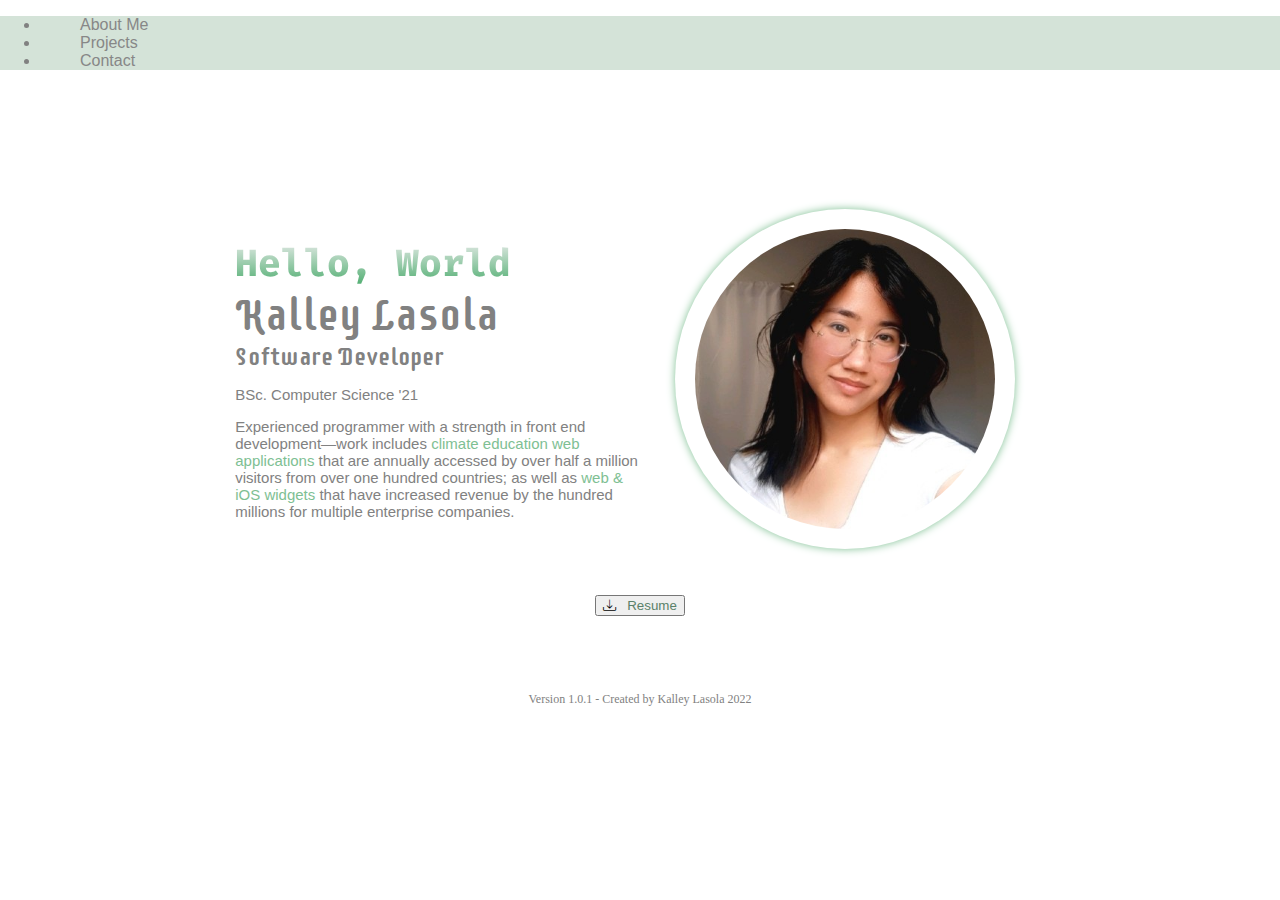
<file: index.html>
<!-- PURPOSE: Personal portfolio website -->
<!-- AUTHOR: Kalley Lasola -->
<!-- DATE: Mar 9, 2022  -->

<!DOCTYPE html>
<html lang="en">
<head>
    <meta charset="UTF-8">
    <meta http-equiv="X-UA-Compatible" content="IE=edge">
    <meta name="viewport" content="width=device-width, initial-scale=1.0">
    <title>Kalley Lasola—Portfolio</title>
    <link rel="preconnect" href="https://fonts.googleapis.com">
    <link rel="preconnect" href="https://fonts.gstatic.com" crossorigin>
    <!-- FONTS -->
    <link href="https://fonts.googleapis.com/css2?family=Fugaz+One&family=Nanum+Pen+Script&display=swap" rel="stylesheet">
    <link href="https://fonts.googleapis.com/css2?family=Fira+Code&display=swap" rel="stylesheet">
    <link href="https://fonts.googleapis.com/css2?family=Supermercado+One&display=swap" rel="stylesheet">
    <!-- FONTS -->
    <link href="https://cdn.jsdelivr.net/npm/bootstrap@5.1.3/dist/css/bootstrap.min.css" rel="stylesheet" integrity="sha384-1BmE4kWBq78iYhFldvKuhfTAU6auU8tT94WrHftjDbrCEXSU1oBoqyl2QvZ6jIW3" crossorigin="anonymous">
    <link rel="stylesheet" href="/src/css/index-styling.min.css">
    <link rel="stylesheet" href="https://cdn.jsdelivr.net/npm/bootstrap-icons@1.8.1/font/bootstrap-icons.css">
</head>
<body>
    <div id="main-container">

        <div id="nav-container">
            <ul class="nav justify-content-center sticky-top nav-tabs">
                <li class="nav-item">
                  <a class="nav-link active" content-block="about">About Me</a>
                </li>
                <li class="nav-item">
                  <a class="nav-link" content-block="projects">Projects</a>
                </li>
                <li class="nav-item">
                  <a class="nav-link" content-block="contact">Contact</a>
                </li>
            </ul>
        </div>

        <div id="content-container">
            <div id="about-container" class="content-block active-content-block">
                <div class="content-column half-column">
                    <div class="code-font title gradient-text">Hello, World<span class="blinking">_</span></div>
                    <div class="display-font large-font">Kalley Lasola</div>
                    <div class="display-font medium-font">Software Developer</div>
                    <div class="normal-font small-font"><p>BSc. Computer Science '21</p></div>
                    <div class="normal-font small-font">Experienced programmer with a strength in front end development—work includes <span class="text-info">climate education web applications</span> that are annually accessed by over half a million visitors from over one hundred countries; as well as <span class="text-info">web & iOS widgets</span> that have increased revenue by the hundred millions for multiple enterprise companies.</div>
                </div>
                <div class="content-column">
                    <div class="img-column">
                        <img class="circle-img" src="/src/assets/img/1667321117236.jpeg">
                    </div>
                </div>
            </div>

            <div id="projects-container" class="content-block">
                <div class="display-font large-font">Projects</div>
                <div class="normal-font small-font">A highlight reel of projects I've worked on. Click launch to learn more about them!</div>
                <div class="normal-font small-font">Visit <a href="https://kcvs.ca/cards.html?authors=Kalley%20Lasola" target="_blank"><span class="text-info">here</span></a> for a complete list of my KCVS projects</div>
                <br>

                <div id="carouselExampleIndicators" class="carousel slide" data-bs-ride="carousel">
                    <div class="carousel-indicators">
                      <button type="button" data-bs-target="#carouselExampleIndicators" data-bs-slide-to="0" class="active" aria-current="true" aria-label="Slide 1"></button>
                      <button type="button" data-bs-target="#carouselExampleIndicators" data-bs-slide-to="1" aria-label="Slide 2"></button>
                      <button type="button" data-bs-target="#carouselExampleIndicators" data-bs-slide-to="2" aria-label="Slide 3"></button>
                      <button type="button" data-bs-target="#carouselExampleIndicators" data-bs-slide-to="3" aria-label="Slide 4"></button>
                      <button type="button" data-bs-target="#carouselExampleIndicators" data-bs-slide-to="4" aria-label="Slide 5"></button>
                    </div>
                    <div class="carousel-inner"></div>
                    <button class="carousel-control-prev" type="button" data-bs-target="#carouselExampleIndicators" data-bs-slide="prev">
                      <span class="carousel-control-prev-icon" aria-hidden="true"></span>
                      <span class="visually-hidden">Previous</span>
                    </button>
                    <button class="carousel-control-next" type="button" data-bs-target="#carouselExampleIndicators" data-bs-slide="next">
                      <span class="carousel-control-next-icon" aria-hidden="true"></span>
                      <span class="visually-hidden">Next</span>
                    </button>
                </div>
            </div>

            <div id="contact-container" class="content-block">
                <div class="display-font large-font">Contact</div>
                <div class="normal-font small-font">Connect with me on LinkedIn or shoot me a message below:</div>
                <div id="contact-icons">
                    <a href="https://www.linkedin.com/in/kalley-lasola/" target="_blank"><i class="bi bi-linkedin"></i></a>
                    <a href="mailto:kalleylaso@gmail.com" target="_blank"><i class="bi bi-envelope-fill"></i></a>
                </div>

                <div id="contact-form">
                    <form action="https://postmail.invotes.com/send" method="post" id="email_form">
                        <input type="text" name="subject" placeholder="Subject" />
                        <textarea name="text" placeholder="Message"></textarea>
                        <input type="hidden" name="access_token" value="lxnb3cj6cr09j956tcsp2bl4" />
                        <!-- return urls can be fully qualified -OR- start with / for root relative -OR- start with . for url relative --> 
                        <input type="hidden" name="success_url" value=".?message=Email+Successfully+Sent%21&isError=0" />
                        <input type="hidden" name="error_url" value=".?message=Email+could+not+be+sent.&isError=1" />
                        <input type="text" name="reply_to" placeholder="Your Email" /> 
                        <!-- <input type="hidden" name="sms_format" value="true" /> -->
                        <input id="submit_form" type="submit" value="Send" />
                        <p>Powered by <a href="https://postmail.invotes.com" target="_blank">PostMail</a></p>
                    </form>
                </div>
            </div>
        </div>

        <div id="resume"><button type="button" class="btn btn-outline-success"><i class="bi bi-download"></i>&nbsp;&nbsp;&nbsp;<a href="/src/assets/doc/Kalley_Lasola Resume_2022.pdf" download>Resume</a></button></div>

        <div id="footer-container">
            <p>Version 1.0.1 - Created by Kalley Lasola 2022</p>
        </div>
    </div>

    <!-- SCRIPTS -->
    <script
        src="https://code.jquery.com/jquery-3.6.0.min.js"
        integrity="sha256-/xUj+3OJU5yExlq6GSYGSHk7tPXikynS7ogEvDej/m4="
        crossorigin="anonymous">
    </script>
    <script src="https://cdn.jsdelivr.net/npm/bootstrap@5.1.3/dist/js/bootstrap.bundle.min.js" integrity="sha384-ka7Sk0Gln4gmtz2MlQnikT1wXgYsOg+OMhuP+IlRH9sENBO0LRn5q+8nbTov4+1p" crossorigin="anonymous"></script>
    <script src="/src/js/index.min.js"></script>
</body>
</html>
</file>
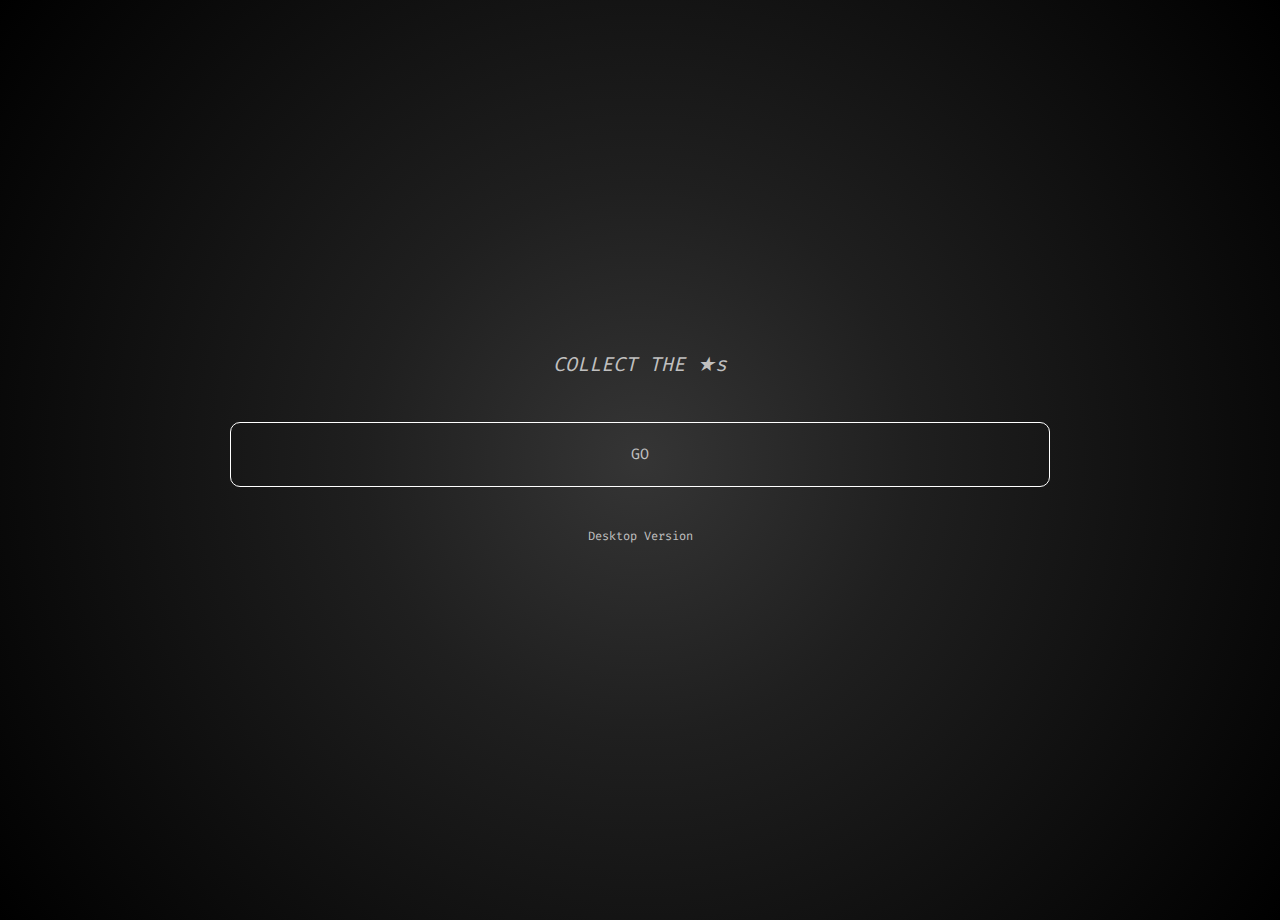
<file: pages/4dima.html>
<!-- PURPOSE: FOR DIMA -->
<!-- AUTHOR: Kalley Lasola -->
<!-- DATE: Nov 16, 20222  -->

<!DOCTYPE html>
<html lang="en">
<head>
    <meta charset="UTF-8">
    <meta http-equiv="X-UA-Compatible" content="IE=edge">
    <meta name="viewport" content="width=device-width, initial-scale=1.0">
    <title>(>‿◠)</title>
    <link rel="preconnect" href="https://fonts.googleapis.com">
    <link rel="preconnect" href="https://fonts.gstatic.com" crossorigin>
    <!-- FONTS -->
    <link href="https://fonts.googleapis.com/css2?family=Fira+Code&display=swap" rel="stylesheet">
    <!-- STYLESHEETS -->
    <link href="https://cdn.jsdelivr.net/npm/bootstrap@5.1.3/dist/css/bootstrap.min.css" rel="stylesheet" integrity="sha384-1BmE4kWBq78iYhFldvKuhfTAU6auU8tT94WrHftjDbrCEXSU1oBoqyl2QvZ6jIW3" crossorigin="anonymous">
    <link rel="stylesheet" href="/src/css/4dima.min.css">
    <link rel="stylesheet" href="https://cdn.jsdelivr.net/npm/bootstrap-icons@1.8.1/font/bootstrap-icons.css">
    <link rel="stylesheet" href="https://www.w3schools.com/w3css/4/w3.css">
</head>
<body>
    <div id="main-container">
        <div id="game-container" class="centered">
            <div id="modal" class="centered">
                <div id="objective" class="centered pulse">
                    COLLECT THE ★s
                </div>
                <div id="game-over-message" class="centered hidden pulse">
                    CONGRATS DIMA! <br>
                    U R THE FLY-IST ;) <br>
                    <3 <br>
                    Show Kalley for 1 free wish
                </div>
                <button id="start" class="start-button">GO</button>
                <p id="message">Desktop Version</p>
            </div>
            <div id="character" class="hidden"><img src="/src/assets/sprites/down.png"></div>
        </div>
    </div>

    <!-- SCRIPTS -->
    <script
        src="https://code.jquery.com/jquery-3.6.0.min.js"
        integrity="sha256-/xUj+3OJU5yExlq6GSYGSHk7tPXikynS7ogEvDej/m4="
        crossorigin="anonymous">
    </script>
    <script src="https://cdn.jsdelivr.net/npm/bootstrap@5.1.3/dist/js/bootstrap.bundle.min.js" integrity="sha384-ka7Sk0Gln4gmtz2MlQnikT1wXgYsOg+OMhuP+IlRH9sENBO0LRn5q+8nbTov4+1p" crossorigin="anonymous"></script>
    <script src="/src/js/4dima.min.js"></script>
</body>
</html>
</file>
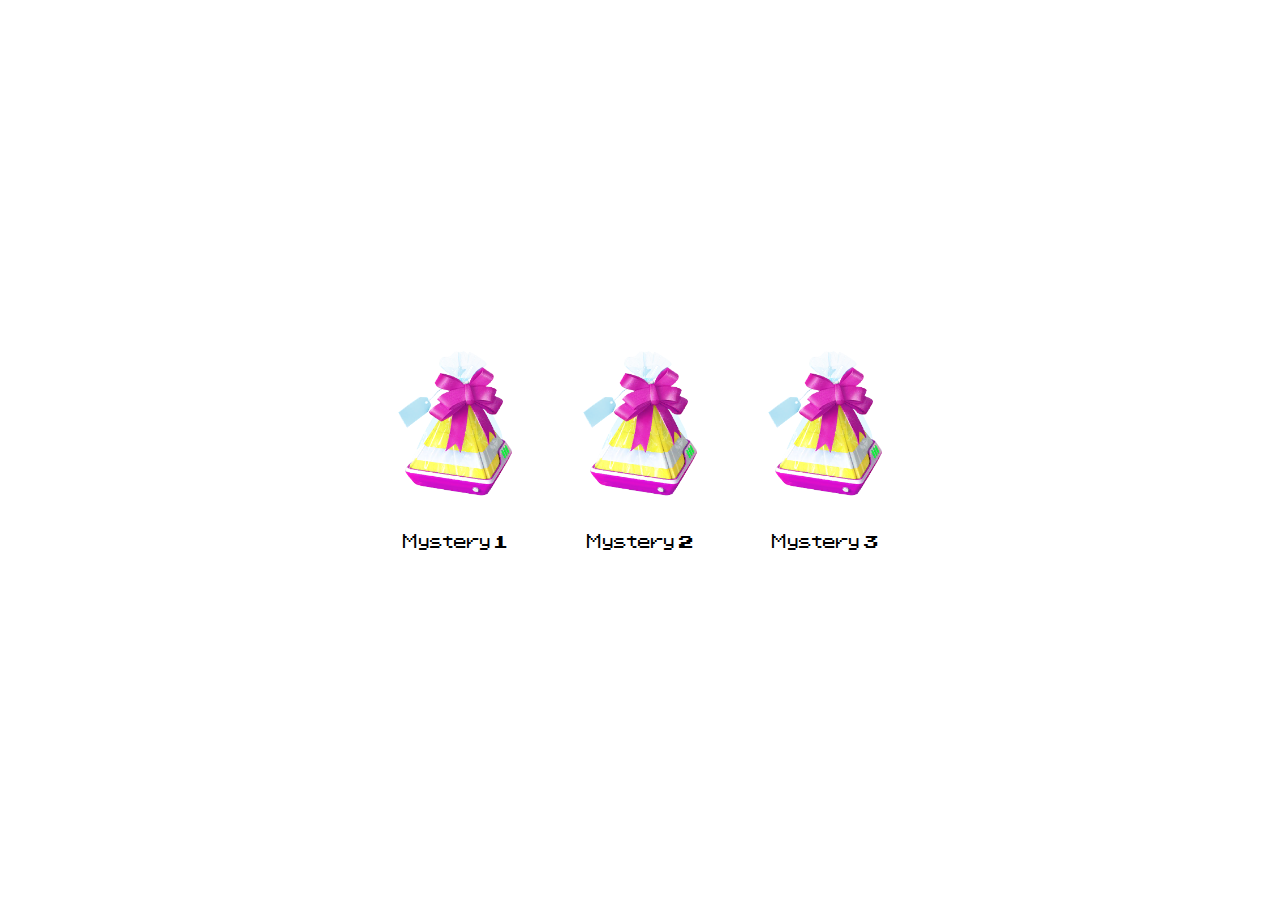
<file: pages/mysterygifts.html>
<!DOCTYPE html>
<html lang="en">
<head>
    <meta charset="UTF-8">
    <meta http-equiv="X-UA-Compatible" content="IE=edge">
    <meta name="viewport" content="width=device-width, initial-scale=1.0">
    <title>Mystery Gifts (>‿◠)</title>
    <link rel="preconnect" href="https://fonts.googleapis.com">
    <link rel="preconnect" href="https://fonts.gstatic.com" crossorigin>
    <!-- FONTS -->
    <link href="https://fonts.googleapis.com/css2?family=Fira+Code&display=swap" rel="stylesheet">
    <!-- STYLESHEETS -->
    <link href="https://cdn.jsdelivr.net/npm/bootstrap@5.1.3/dist/css/bootstrap.min.css" rel="stylesheet" integrity="sha384-1BmE4kWBq78iYhFldvKuhfTAU6auU8tT94WrHftjDbrCEXSU1oBoqyl2QvZ6jIW3" crossorigin="anonymous">
    <link rel="stylesheet" href="/src/css/mysterygifts.css">
    <link rel="stylesheet" href="https://cdn.jsdelivr.net/npm/bootstrap-icons@1.8.1/font/bootstrap-icons.css">
    <link rel="stylesheet" href="https://www.w3schools.com/w3css/4/w3.css">
</head>
<body>
    <div id="main-container" class="centered">
       <div onclick="openGift(0)" class="gift-container centered">
        <img src="/src/assets/img/GO_Gift.png" alt="p-mon go gift" class="gift-img">
        <p>Mystery 1</p>
       </div>
       <div onclick="openGift(1)" class="gift-container centered">
        <img src="/src/assets/img/GO_Gift.png" alt="p-mon go gift" class="gift-img">
        <p>Mystery 2</p>
       </div>
       <div onclick="openGift(2)" class="gift-container centered">
        <img src="/src/assets/img/GO_Gift.png" alt="p-mon go gift" class="gift-img">
        <p>Mystery 3</p>
       </div>
    </div>

    <!-- SCRIPTS -->
    <script
        src="https://code.jquery.com/jquery-3.6.0.min.js"
        integrity="sha256-/xUj+3OJU5yExlq6GSYGSHk7tPXikynS7ogEvDej/m4="
        crossorigin="anonymous">
    </script>
    <script src="https://cdn.jsdelivr.net/npm/bootstrap@5.1.3/dist/js/bootstrap.bundle.min.js" integrity="sha384-ka7Sk0Gln4gmtz2MlQnikT1wXgYsOg+OMhuP+IlRH9sENBO0LRn5q+8nbTov4+1p" crossorigin="anonymous"></script>
    <script src="/src/js/mysterygifts.js"></script>
</body>
</html>
</file>
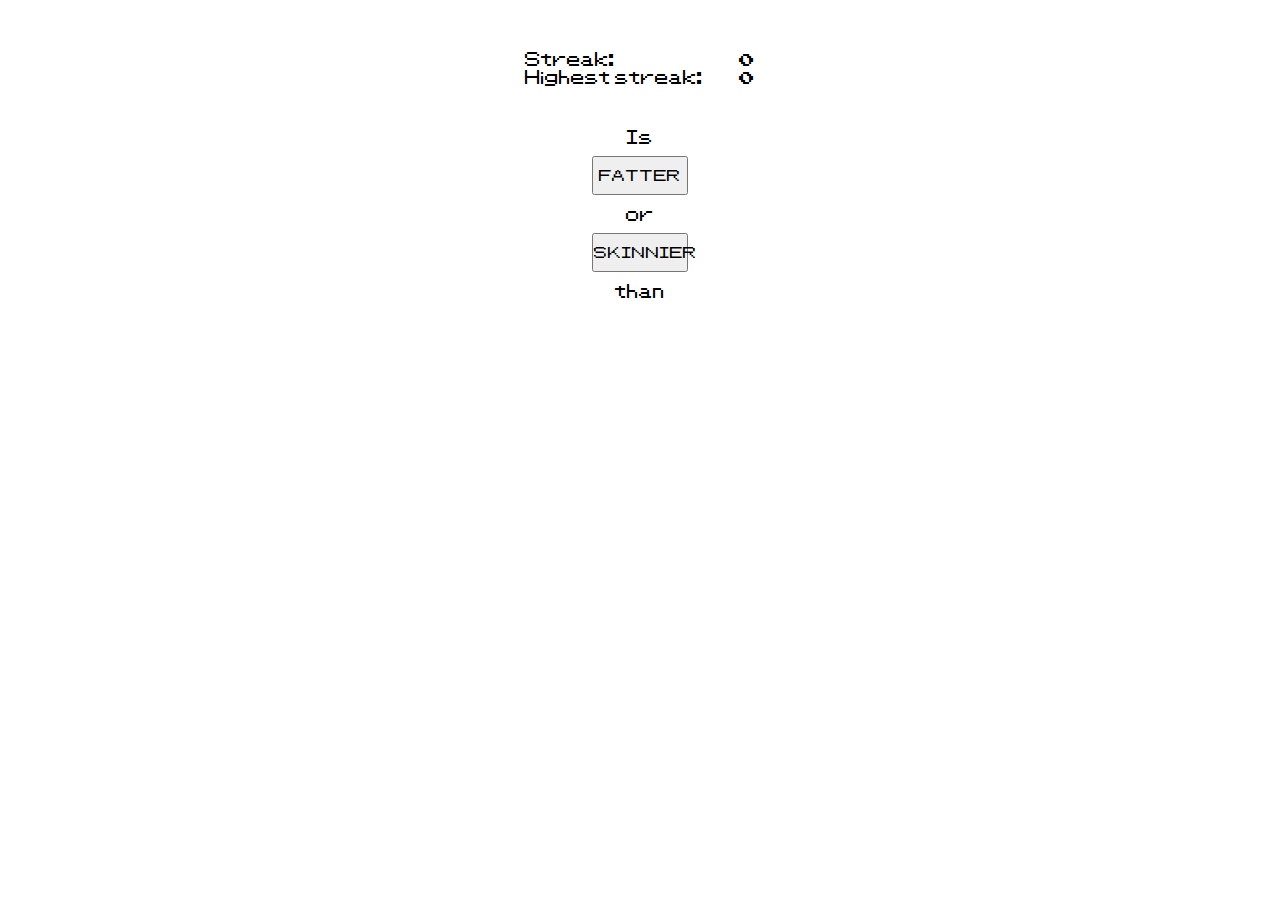
<file: pages/pokeprice.html>
<!DOCTYPE html>
<html lang="en">
<head>
    <meta charset="UTF-8">
    <meta http-equiv="X-UA-Compatible" content="IE=edge">
    <meta name="viewport" content="width=device-width, initial-scale=1.0">
    <title>Higher Lower: Pokémon Version</title>
    <link rel="preconnect" href="https://fonts.googleapis.com">
    <link rel="preconnect" href="https://fonts.gstatic.com" crossorigin>
    <!-- FONTS -->
    <link href="https://fonts.googleapis.com/css2?family=Fira+Code&display=swap" rel="stylesheet">
    <!-- STYLESHEETS -->
    <link rel="stylesheet" href="/src/css/pokeprice.css">
</head>
<body>
    <div id="main-container" class="centered">
      <div id="scores">
        Streak: <span id="streak"></span>
        <br>
        Highest streak: <span id="highest-streak"></span>
      </div>
      <div id="game-grid">
        <div id="pokemon1" class="pokemon">
          <p class="p-name"></p>
          <img class="p-img">
          <p class="p-weight">
        </div>
        <div id="question">
          <div id="message"></div>
          <span id="q-content">
            Is <span id="q-name-1"></span>
            <br>
            <button id="fatter-button">FATTER</button>
            <br>
            or
            <br>
            <button id="skinnier-button">SKINNIER</button>
            <br>
            than <span id="q-name-2"></span>
          </span>
        </div>
        <div id="pokemon2" class="pokemon">
          <p class="p-name"></p>
          <img class="p-img">
          <p class="p-weight"></p>
        </div>
      </div>
    </div>

    <!-- SCRIPTS -->
    <script
        src="https://code.jquery.com/jquery-3.6.0.min.js"
        integrity="sha256-/xUj+3OJU5yExlq6GSYGSHk7tPXikynS7ogEvDej/m4="
        crossorigin="anonymous">
    </script>
    <script src="/src/js/pokeprice.js"></script>
</body>
</html>
</file>
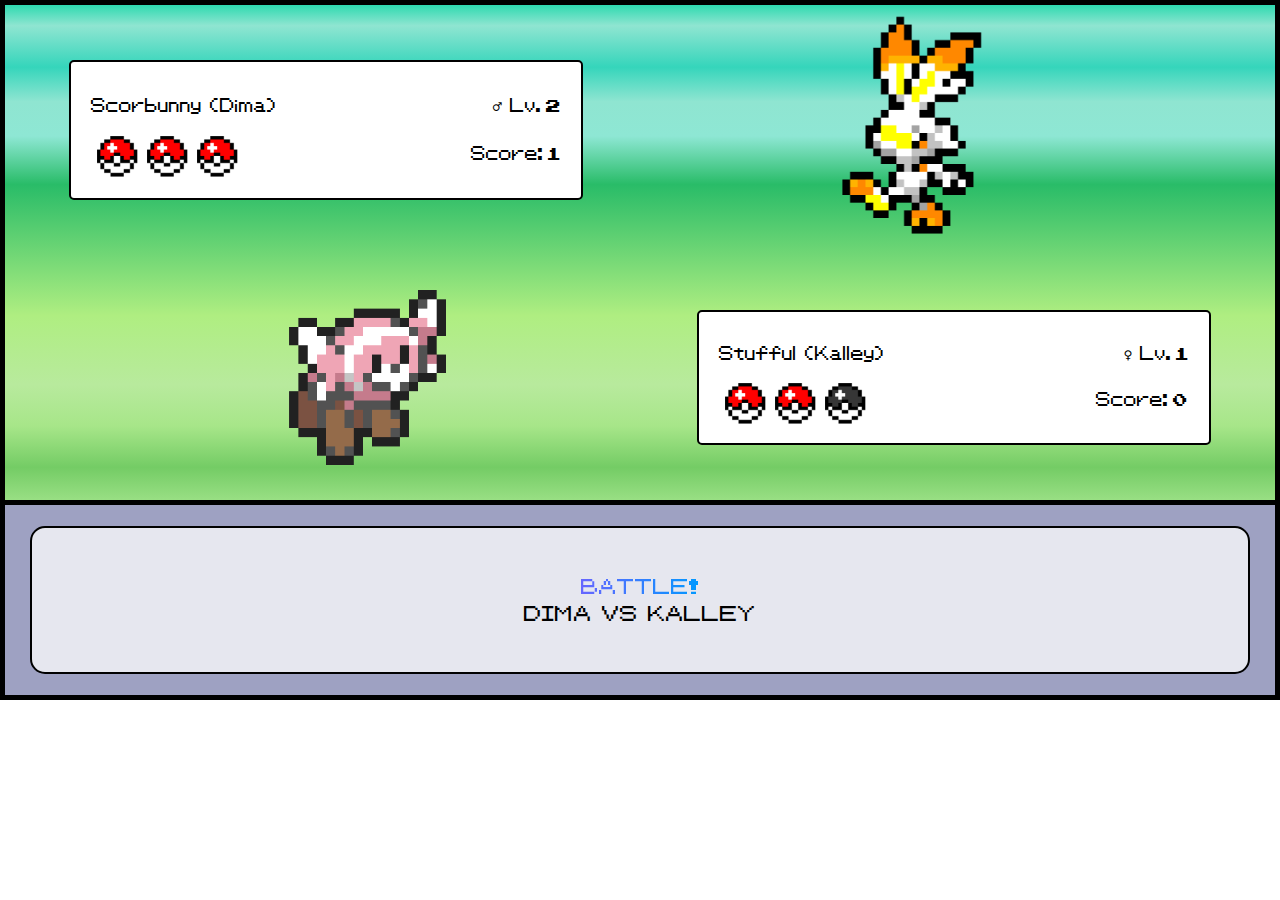
<file: pages/pokescores.html>
<!-- PURPOSE: Pokemon score keeping -->
<!-- AUTHOR: Kalley Lasola -->
<!-- DATE: March 2, 2023  -->

<!DOCTYPE html>
<html lang="en">
<head>
    <meta charset="UTF-8">
    <meta http-equiv="X-UA-Compatible" content="IE=edge">
    <meta name="viewport" content="width=device-width, initial-scale=1.0">
    <title>Pokéscores (>‿◠)</title>
    <link rel="preconnect" href="https://fonts.googleapis.com">
    <link rel="preconnect" href="https://fonts.gstatic.com" crossorigin>
    <!-- FONTS -->
    <link href="https://fonts.googleapis.com/css2?family=Fira+Code&display=swap" rel="stylesheet">
    <!-- STYLESHEETS -->
    <link href="https://cdn.jsdelivr.net/npm/bootstrap@5.1.3/dist/css/bootstrap.min.css" rel="stylesheet" integrity="sha384-1BmE4kWBq78iYhFldvKuhfTAU6auU8tT94WrHftjDbrCEXSU1oBoqyl2QvZ6jIW3" crossorigin="anonymous">
    <link rel="stylesheet" href="/src/css/pokescores.min.css">
    <link rel="stylesheet" href="https://cdn.jsdelivr.net/npm/bootstrap-icons@1.8.1/font/bootstrap-icons.css">
    <link rel="stylesheet" href="https://www.w3schools.com/w3css/4/w3.css">
</head>
<body>
    <div id="main-container">
        <div id="game-container" class="centered">
          <div id="p1" class="player">
            <div class="player-info">
              <div class="player-info-row">
                <div class="info">Scorbunny &nbsp;(Dima)</div>
                <div class="details">♂ &nbsp;Lv. 2</div>
              </div>
              <div class="player-info-row">
                <div class="symbols">
                  <img src="/src/assets/img/pokeball.png" alt="pokeball">
                  <img src="/src/assets/img/pokeball.png" alt="pokeball">
                  <img src="/src/assets/img/pokeball.png" alt="pokeball">
                </div>
                <div class="score">Score: 1</div>
              </div>
            </div>
            <div class="player-icon centered">
              <img src="/src/assets/img/scorbunny.png" alt="scorbunny">
            </div>
          </div>
          <div id="p2" class="player">
            <div class="player-icon centered">
              <img src="/src/assets/img/stufful.png" alt="stufful">
            </div>
            <div class="player-info">
              <div class="player-info-row">
                <div class="info">Stufful &nbsp;(Kalley)</div>
                <div class="details">♀ &nbsp;Lv. 1</div>
              </div>
              <div class="player-info-row">
                <div class="symbols">
                  <img src="/src/assets/img/pokeball.png" alt="pokeball">
                  <img src="/src/assets/img/pokeball.png" alt="pokeball">
                  <img src="/src/assets/img/pokeball.png" class="dead" alt="pokeball">
                </div>
                <div class="score">Score: 0</div>
              </div>
            </div>
          </div>
          <div class="game-text-container centered">
            <div class="text-box centered">
              <span class="rainbow_text_animated">BATTLE!</span>
              DIMA &nbsp;VS&nbsp; KALLEY
            </div>
          </div>
        </div>
    </div>

    <!-- SCRIPTS -->
    <script
        src="https://code.jquery.com/jquery-3.6.0.min.js"
        integrity="sha256-/xUj+3OJU5yExlq6GSYGSHk7tPXikynS7ogEvDej/m4="
        crossorigin="anonymous">
    </script>
    <script src="https://cdn.jsdelivr.net/npm/bootstrap@5.1.3/dist/js/bootstrap.bundle.min.js" integrity="sha384-ka7Sk0Gln4gmtz2MlQnikT1wXgYsOg+OMhuP+IlRH9sENBO0LRn5q+8nbTov4+1p" crossorigin="anonymous"></script>
    <script src="/src/js/pokescores.min.js"></script>
</body>
</html>
</file>
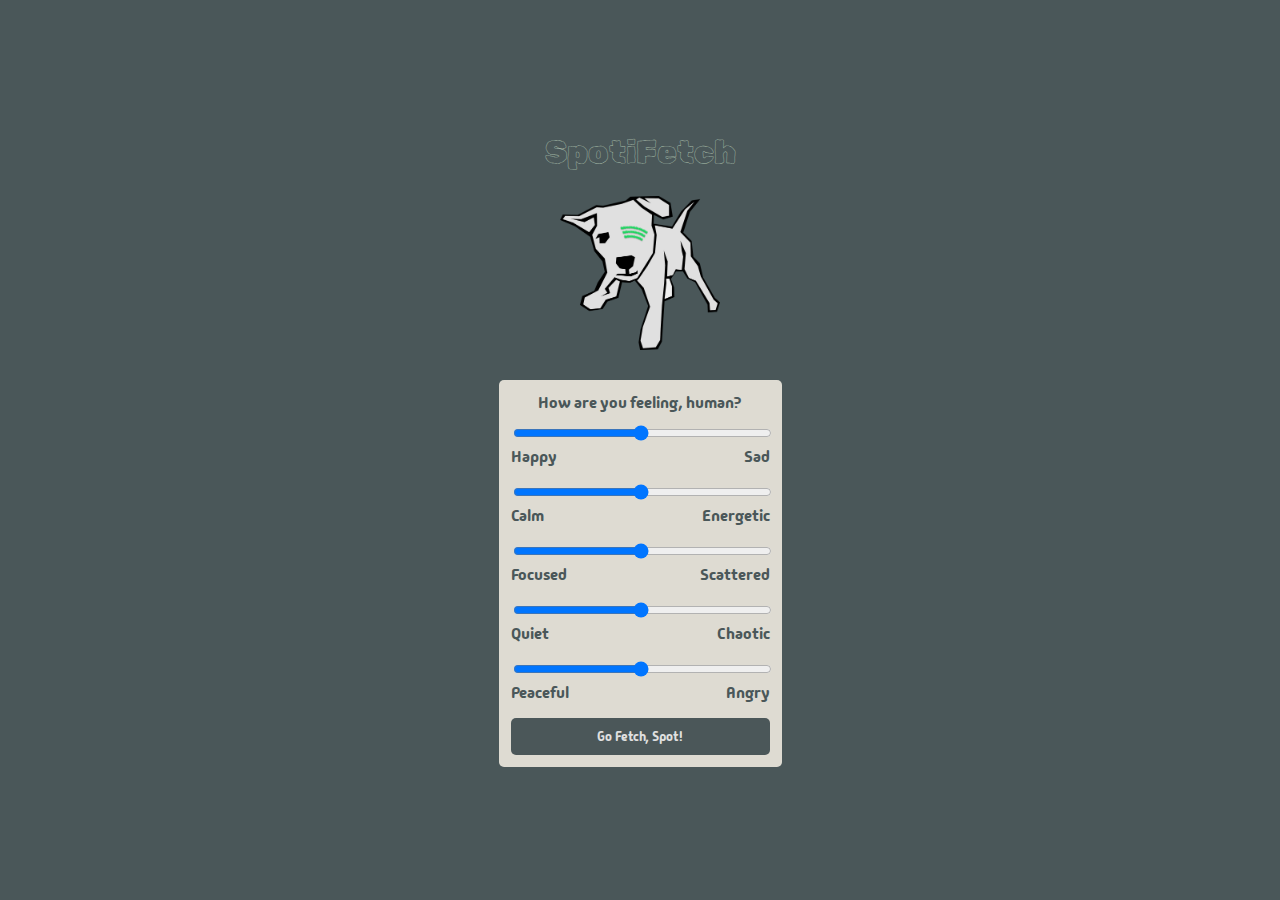
<file: pages/spot.html>
<!DOCTYPE html>
<html lang="en">
<head>
    <meta charset="UTF-8">
    <meta http-equiv="X-UA-Compatible" content="IE=edge">
    <meta name="viewport" content="width=device-width, initial-scale=1.0">
    <title>SpotiFetch</title>
    <link rel="preconnect" href="https://fonts.googleapis.com">
    <link rel="preconnect" href="https://fonts.gstatic.com" crossorigin>
    <!-- FONTS -->
    <link href="https://fonts.googleapis.com/css2?family=Madimi+One&display=swap" rel="stylesheet">
    <link href="https://fonts.googleapis.com/css2?family=Rubik+Scribble&display=swap" rel="stylesheet">
    <!-- STYLESHEETS -->
    <link rel="stylesheet" href="/src/css/spot.css">
</head>
<body>
    <div id="main-container" class="centered">
      <div class="headline">SpotiFetch</div>
      <div id="icon-container">
        <img src="/src/assets/img/spot.png">
      </div>
      <div id="input-container" class="centered">
        <div>How are you feeling, human?</div>
        <div id="inputs">
          <div class="slidecontainer">
            <input type="range" min="1" max="100" value="50" class="slider" id="danceability">
            <label for="danceability" class="min-label">Happy</label>
            <label for="danceability" class="max-label">Sad</label>
          </div>
          <div class="slidecontainer">
            <input type="range" min="1" max="100" value="50" class="slider" id="energy">
            <label for="energy" class="min-label">Calm</label>
            <label for="energy" class="max-label">Energetic</label>
          </div>
          <div class="slidecontainer">
            <input type="range" min="1" max="100" value="50" class="slider" id="instrumentalness">
            <label for="instrumentalness" class="min-label">Focused</label>
            <label for="instrumentalness" class="max-label">Scattered</label>
          </div>
          <div class="slidecontainer">
            <input type="range" min="1" max="100" value="50" class="slider" id="acousticness">
            <label for="acousticness" class="min-label">Quiet</label>
            <label for="acousticness" class="max-label">Chaotic</label>
          </div>
          <div class="slidecontainer">
            <input type="range" min="1" max="100" value="50" class="slider" id="valence">
            <label for="valence" class="min-label">Peaceful</label>
            <label for="valence" class="max-label">Angry</label>
          </div>
        </div>
        <button class="cta-button">Go Fetch, Spot!</button>
      </div>
      <div id="recommendations-container" class="hidden">
        <div class="return-button">↩ Back</div>
      </div>
    </div>

    <!-- SCRIPTS -->
    <script
        src="https://code.jquery.com/jquery-3.6.0.min.js"
        integrity="sha256-/xUj+3OJU5yExlq6GSYGSHk7tPXikynS7ogEvDej/m4="
        crossorigin="anonymous">
    </script>
    <script src="/src/js/spot.js"></script>
</body>
</html>
</file>
<file: src/css/mysterygifts.css>
@font-face {
  font-family: 'pkmn';
  src: URL('/src/assets/font/PKMN\ RBYGSC.ttf') format('truetype');
}

body, html, #main-container {
  box-sizing: border-box;
  height: 100vh;
}

body {
  margin: 0;
  font-family: 'pkmn', monospace !important;
}

a {
  text-decoration: none;
}

.centered {
  display: flex;
  justify-content: center;
  align-items: center;
}

.gift-container {
  flex-direction: column;
}

.gift-img {
  max-width: 185px;
  transition: all 1s;
  padding: 20px
}

.gift-img:hover {
  transform: scale(1.2);
  cursor: pointer;
}

@media only screen and (max-width: 530px) {
  .centered {
    flex-direction: column;
  }
}
</file>
<file: src/css/pokeprice.css>
/* PURPOSE: Styling for Pokeprice
   AUTHOR: Kalley Lasola  */

@font-face {
  font-family: 'pkmn';
  src: URL('/src/assets/font/PKMN\ RBYGSC.ttf') format('truetype');
}

* {
  transition: all 1s ease;
}

body, html, #main-container {
  box-sizing: border-box;
}

body, button {
  margin: 0;
  font-family: 'pkmn', monospace !important;
}

a {
  text-decoration: none;
}

#main-container {
  padding: 50px;
}

#game-grid {
  display: flex;
  justify-content: center;
  align-items: center;
  width: 100%;
  padding: 45px;
}

#question {
  display: flex;
  justify-content: center;
  align-items: center;
  text-align: center;
  min-width: 210px;
  max-width: 210px;
  min-height: 166px;
  max-height: 166px;
}

#question button {
  width: 90%;
  padding: 10px 0px;
  margin: 10px 0px;
}

#scores {
  width: 230px;
}

#scores span {
  float: right;
}

.centered {
  display: flex;
  justify-content: center;
  align-items: center;
  flex-direction: column;
}

.pokemon {
  padding: 0 10%;
  width: 100%;
  min-height: 166px;
  max-height: 166px;
  text-align: center;
}

.shiny {
  color: #ceb118;
}

@media only screen and (max-width: 530px) {
  #game-grid {
    flex-direction: column;
    padding: 5px !important;
  }

  #question {
    border: 1px dotted black;
    border-radius: 5px;
    min-height: 230px;
    max-height: 230px;
    margin: 15px;
  }

  .pokemon {
    margin-bottom: 15px;
  }
}
</file>
<file: src/css/spot.css>
body, html, #main-container {
  box-sizing: border-box;
}

body {
  margin: 0;
  font-family: "Madimi One", sans-serif;
}

a {
  text-decoration: none;
}

.centered {
  display: flex;
  justify-content: center;
  align-items: center;
  flex-direction: column;
}

#main-container {
  background-color: #4a5759;
  height: 100vh;
}

#icon-container {
  max-width: 160px;
  padding: 25px;
}

#icon-container img {
  width: 100%;
}

#input-container {
  background-color: #dedbd2;
  border-radius: 5px;
  padding: 12px;
  color: #4a5759;
}

#inputs {
  width: 100%;
  margin-top: 10px;
}

#inputs input {
  width: 100%;
}

.cta-button {
  font-family: "Madimi One", sans-serif;
  background-color: #4b5759;
  color: #e0e0e0;
  padding: 10px;
  border-radius: 5px;
  border: none;
  width: 100%;
  transition: background-color 0.5s;
}

.cta-button:hover {
  cursor: pointer;
  background-color: #2f383a;
  color: #e0e0e0;
}

.headline {
  font-family: "Rubik Scribble", system-ui;
  font-weight: 400;
  font-style: normal;
  font-size: 32px;
  color: #b0c4b1;
}

.hidden {
  display: none;
}

.min-label {
  float: left;
  padding-bottom: 15px;
}

.max-label {
  float: right;
  padding-bottom: 15px;
}

.recommendation {
  display: flex;
  text-align: right;
  width: 300px;
  justify-content: space-between;
  margin: 12px;
}

.album-img {
  width: 60px;
  border-radius: 5px;
}

.track-details {
  display: flex;
  flex-direction: column;
  float: right;
  color: #e0e0e0;
}

.title {
  font-size: 20px;
}

.artist {
  color: #b0c4b1;
}

.return-button {
  color: #e0e0e0;
  padding: 5px 10px;
  width: fit-content;
  cursor: pointer;
}
</file>
<file: src/css/index-styling.min.css>
:root{--main-bg-color:#d4e3d8}#main-container,body,html{box-sizing:border-box}body{margin:0;color:#818181}a{text-decoration:none;color:#5a8169}#about-container,#contact-container,#projects-container{display:flex;align-items:center;justify-content:center;display:flex;flex-direction:row;padding:8% 10% 2% 10%}#contact-container,#projects-container{flex-direction:column;padding:5% 12% 5% 12%}.blinking{opacity:1}.content-block{display:none!important}.active-content-block{display:flex!important}.content-column{display:flex;flex-direction:column;padding:2% 0}.content-row{display:flex;flex-direction:row}.circle-img{width:75%;border-radius:50%;padding:5%;box-shadow:#7cbe90 0 0 8px}#contact-icons{display:flex;flex-direction:row}#contact-icons>a{padding:5px}#email_form{display:flex;flex-direction:column}#email_form>*{margin:5px}#main-container{width:100%}#nav-container{background-color:var(--main-bg-color)}.title{font-size:38px;font-weight:bolder}.half-column{width:40%}.img-column{display:flex;justify-content:center;align-items:center}#footer-container{display:flex;justify-content:center;align-items:center;font-size:12px;padding:5%}.gradient-text{background:-webkit-linear-gradient(#eee,#47aa6a);background-clip:text;-webkit-background-clip:text;-webkit-text-fill-color:transparent}#resume{display:flex;justify-content:center;align-items:center}#resume a:hover{color:#fff!important}.large-font{font-size:45px}.medium-font{font-size:25px}.small-font{font-size:15px}.code-font{font-family:'Fira Code',monospace!important}.pen-font{font-family:'Nanum Pen Script',cursive}.display-font{font-family:'Supermercado One',cursive}.normal-font{font-family:'Fira Sans',sans-serif}.carousel{max-width:288px;min-height:436px}.carousel-control-next{right:-40px}.carousel-indicators{filter:brightness(.5);bottom:-40px}.carousel-control-next{right:-50px;filter:brightness(0)}.carousel-control-prev{left:-50px;filter:brightness(0)}.nav-link{color:#878787;font-family:'Fira Sans',sans-serif;padding-right:2.5rem!important;padding-left:2.5rem!important;cursor:pointer}.nav-link:hover:not(.active){color:#fff;background:#7bbe90a3!important}.text-info{color:#7ec093!important}@media only screen and (max-width:600px){#about-container,.nav{flex-direction:column}.carousel-control-next{right:-38px}.carousel-control-prev{left:-38px}.nav{text-align:center}.half-column{width:100%}}
</file>
<file: src/css/4dima.min.css>
#main-container,body,html{box-sizing:border-box}body{margin:0;color:silver;font-family:'Fira Code',monospace!important}a{text-decoration:none}.centered{display:flex;justify-content:center;align-items:center;flex-direction:column}#message{margin:40px;font-size:12px;transition:opacity .5s}.hidden{opacity:0}#modal{transition:opacity .5s;width:80%}#character{position:absolute;top:50%;left:50%;transform:translate(-50%,-50%);transition:opacity .5s}#character img{width:40px;height:45px;z-index:10}#game-container{margin:0 auto;width:100%;background:radial-gradient(circle,rgba(53,53,53,1) 0,rgba(31,31,31,1) 35%,rgba(0,0,0,1) 100%);height:920px}#objective{width:80%;height:57px;font-style:italic;font-size:20px}#game-over-message{display:none;width:95%;padding:25px;text-align:center}.speed,.star{position:absolute;width:20px;height:20px;transition:opacity .5s}#start{margin-top:30px}button{color:silver;width:80%;padding:20px 0;border-radius:10px;background:0 0;transition:background-color .5s;border:1px solid #fff}button:hover{color:silver;background-color:#433f3f}.pulse{border-radius:30px;box-shadow:0 0 0 rgba(196,196,196,.4);animation:pulse 1s infinite}@-webkit-keyframes pulse{0%{-webkit-box-shadow:0 0 0 0 rgba(204,204,204,.4)}70%{-webkit-box-shadow:0 0 0 10px rgba(204,204,204,0)}100%{-webkit-box-shadow:0 0 0 0 rgba(202,202,202,0)}}@keyframes pulse{0%{-moz-box-shadow:0 0 0 0 rgba(203,203,203,.4);box-shadow:0 0 0 0 rgba(202,202,202,.4)}70%{-moz-box-shadow:0 0 0 10px rgba(216,216,216,0);box-shadow:0 0 0 10px rgba(205,205,205,0)}100%{-moz-box-shadow:0 0 0 0 rgba(202,202,202,0);box-shadow:0 0 0 0 rgba(203,203,203,0)}}
</file>
<file: src/css/pokescores.min.css>
@font-face{font-family:pkmn;src:url('/src/assets/font/PKMN\ RBYGSC.ttf') format('truetype')}*{transition:all 1s ease}#main-container,body,html{box-sizing:border-box}body{margin:0;font-family:pkmn,monospace!important}a{text-decoration:none}.centered{display:flex;justify-content:center;align-items:center;flex-direction:column}#game-container{margin:0 auto;width:100%;background:linear-gradient(180deg,rgba(47,217,176,1) 0,rgba(143,229,209,1) 3%,rgba(53,213,187,1) 9%,rgba(143,229,209,1) 14%,rgba(142,231,212,1) 19%,rgba(41,188,104,1) 26%,rgba(175,238,129,1) 45%,rgba(184,234,157,1) 55%,rgba(167,230,137,1) 61%,rgba(116,204,101,1) 67%,rgba(178,236,153,1) 75%,rgba(184,234,157,1) 81%,rgba(116,204,101,1) 91%,rgba(133,185,111,1) 100%);height:700px;display:flex;flex-direction:column;border:5px solid #000}.player{width:100%;padding:2% 5%;height:250px;display:flex;flex-direction:row;align-items:center}.game-text-container{width:100%;height:200px;border-top:5px solid #000;background-color:#9ea1c2}.text-box{background-color:#ffffffbd;border-radius:15px;border:2px solid #000;width:96%;height:78%;text-align:center;font-size:18px}.player-info{width:45%;height:70%;background:#fff;border:2px solid #000;border-radius:5px;padding:20px}.player-icon{width:55%;animation-duration:.5s;animation-iteration-count:infinite;animation-name:bounce;animation-timing-function:linear}.player-icon>img{width:175px}#p1 .player-icon>img{animation:1s ease-out 0s 1 slideInFromRight;margin-left:30px}#p2 .player-icon>img{animation:1s ease-out 0s 1 slideInFromLeft;margin-right:30px}.dead{filter:grayscale(1)}.player-info-row{width:100%;height:50%;display:flex;flex-direction:row}.player-info-row>div{width:50%;display:flex;margin:auto}.details,.score{justify-content:right}.symbols>img{width:50px}.rainbow_text_animated{background:linear-gradient(to right,#66f,#09f ,#0f0,#f39,#66f);-webkit-background-clip:text;color:transparent;animation:rainbow_animation 6s ease-in-out infinite;background-size:400% 100%}@keyframes bounce{0%{transform:translateY(0)}50%{transform:translateY(10px)}100%{transform:translateY(0)}}@keyframes slideInFromLeft{0%{transform:translateX(-100%)}100%{transform:translateX(0)}}@keyframes slideInFromRight{0%{transform:translateX(100%)}100%{transform:translateX(0)}}@keyframes rainbow_animation{0%,100%{background-position:0 0}50%{background-position:100% 0}}@media only screen and (max-width:530px){#game-container{height:800px}.player{height:300px}.text-box{width:90%}.player-info{width:65%}.player-icon{width:35%}.player-icon>img{width:115px}.symbols>img{width:25px}.player-info{height:50%;font-size:12px}}
</file>
